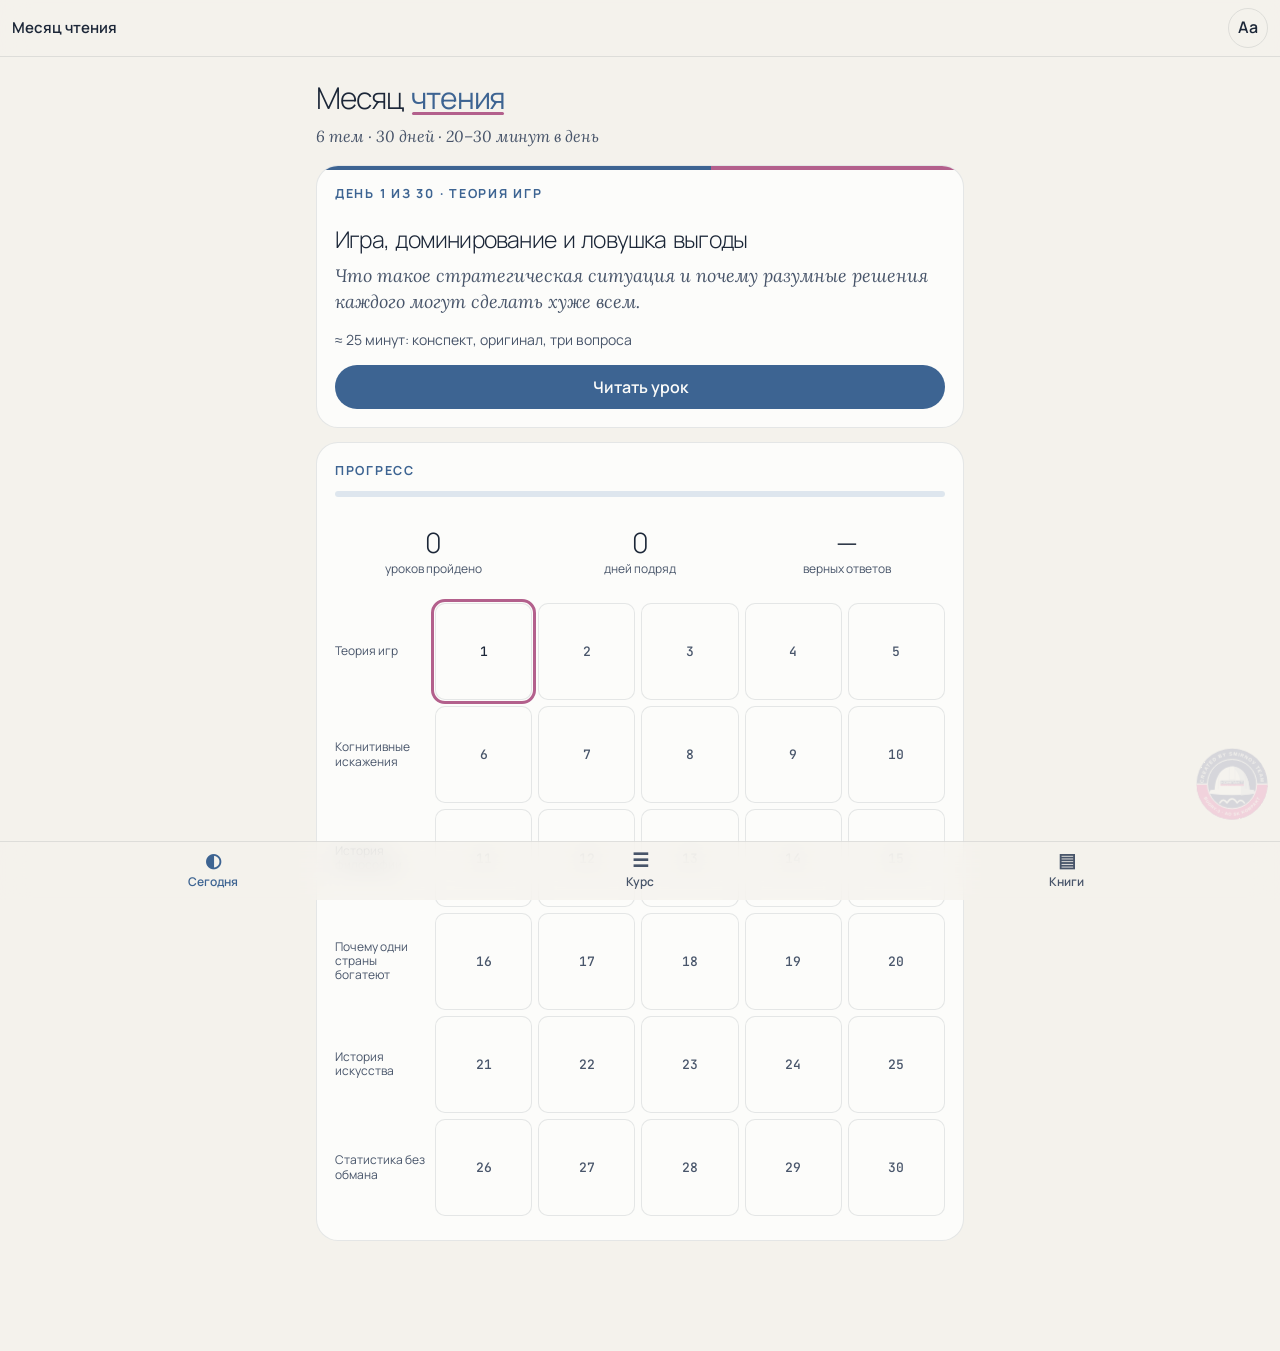
<file: index.html>
<!doctype html>
<html lang="ru">
<head>
<meta charset="utf-8">
<meta name="viewport" content="width=device-width, initial-scale=1, viewport-fit=cover">
<meta name="theme-color" content="#F4F2EC">
<meta name="apple-mobile-web-app-capable" content="yes">
<meta name="apple-mobile-web-app-status-bar-style" content="default">
<meta name="apple-mobile-web-app-title" content="Месяц чтения">
<title>Месяц чтения</title>
<link rel="icon" type="image/svg+xml" href="data:image/svg+xml,%3Csvg xmlns='http://www.w3.org/2000/svg' viewBox='0 0 200 200'%3E%3Ccircle cx='100' cy='100' r='98' fill='%231E2E72'/%3E%3Cpath d='M38 128 C38 70 67 36 100 36 C133 36 162 70 162 128 Z' fill='%23fff'/%3E%3Crect x='58' y='78' width='84' height='26' fill='%231E2E72'/%3E%3Crect x='58' y='104' width='84' height='16' fill='%23DD127B'/%3E%3Crect x='18' y='124' width='164' height='22' fill='%23fff'/%3E%3C/svg%3E">
<link rel="manifest" href="manifest.webmanifest">
<link rel="apple-touch-icon" href="icons/icon-192.png">
<link rel="stylesheet" href="kompakt-style.css?v=y5jyfx">
<link rel="stylesheet" href="app.css?v=y5jyfx">
</head>
<body data-theme="paper">
<header class="top k-glass" id="top">
  <button class="ico back" id="back" aria-label="Назад" hidden>‹</button>
  <div class="top-t" id="topTitle">Месяц чтения</div>
  <button class="ico" id="aa" aria-label="Шрифт и тема">Aa</button>
</header>

<main id="view" tabindex="-1"></main>

<nav class="tabs k-glass" id="tabs">
  <a href="#today" data-tab="today"><span class="ti">◐</span>Сегодня</a>
  <a href="#course" data-tab="course"><span class="ti">☰</span>Курс</a>
  <a href="#books" data-tab="books"><span class="ti">▤</span>Книги</a>
</nav>

<div class="sheet" id="sheet" hidden>
  <div class="sheet-in k-card">
    <div class="k-rubric">Чтение</div>
    <div class="row"><span>Размер текста</span>
      <span><button class="k-btn sm" data-font="-1">A−</button> <span class="k-num" id="fontV">18</span> <button class="k-btn sm" data-font="1">A+</button></span></div>
    <div class="row"><span>Фон</span>
      <span class="seg"><button data-theme="paper">Бумага</button><button data-theme="white">Белый</button><button data-theme="night">Ночь</button></span></div>
    <button class="k-btn-primary wide" id="sheetClose">Готово</button>
  </div>
</div>

<div class="upd k-card" id="upd" hidden>Появилась новая версия <button class="k-btn-primary sm" onclick="location.reload()">Обновить</button></div>

<script src="js/data.js?v=y5jyfx"></script>
<script src="js/lessons.js?v=y5jyfx"></script>
<script src="js/zip.js?v=y5jyfx"></script>
<script src="js/books.js?v=y5jyfx"></script>
<script src="js/app.js?v=y5jyfx"></script>
<script>
if ('serviceWorker' in navigator && location.protocol !== 'file:') {
  const had = !!navigator.serviceWorker.controller;
  navigator.serviceWorker.register('sw.js?v=y5jyfx').catch(() => {});
  navigator.serviceWorker.addEventListener('controllerchange', () => { if (had) document.getElementById('upd').hidden = false; });
}
</script>
</body>
</html>

<!-- эмблема команды Smirnov Team: водяной знак; наведение — проявляется, мышью крутится, уход курсора — возврат -->
<div id="stmark" title="Created by Smirnov Team · Bugry-3 · AO SK Kompakt — потяните, чтобы покрутить"><div class="coin"><img src="[data-uri]" alt="Smirnov Team"><img class="back" src="[data-uri]" alt=""></div></div>
<style>
#stmark{position:fixed;right:12px;bottom:80px;width:72px;height:72px;z-index:2147483000;perspective:500px;
  border-radius:50%;cursor:grab;touch-action:none;user-select:none;opacity:.14;transform-origin:80% 80%;transition:opacity .35s,transform .35s}
#stmark:hover,#stmark.drag,#stmark.spin{opacity:1;transform:scale(1.45)}
#stmark.drag{cursor:grabbing}
#stmark .coin{position:absolute;inset:0;transform-style:preserve-3d}
#stmark img{position:absolute;inset:0;width:100%;height:100%;backface-visibility:hidden;-webkit-user-drag:none;pointer-events:none;transform:translateZ(3px)}
#stmark img.back{transform:rotateY(180deg) translateZ(3px)}
#stmark .edge{position:absolute;left:50%;top:50%;width:3px;height:6px;margin:-3px 0 0 -1.5px;pointer-events:none}
@media print{#stmark{display:none}}
</style>
<script>
(function(){
  var el=document.getElementById('stmark'); if(!el) return; var coin=el.querySelector('.coin');
  // сплошное ребро как у покерной фишки: кольцо из 90 полосок по окружности (боковая стенка цилиндра)
  for(var i=0;i<90;i++){ var k=i%10, d=document.createElement('i'); d.className='edge';
    d.style.background=k<5?'#1E2E72':(k===5||k===9)?'#fff':'#DD127B';
    d.style.transform='rotateZ('+(i*4)+'deg) translateY(-34.7px) rotateX(90deg)'; coin.insertBefore(d,coin.firstChild); }
  if(el.parentNode!==document.body) document.addEventListener('DOMContentLoaded',function(){ document.body.appendChild(el); });
  var rx=0, ry=0, vx=0, vy=0, drag=false, px=0, py=0, raf=0;
  function draw(){ coin.style.transform='rotateX('+rx+'deg) rotateY('+ry+'deg)'; }
  function tick(){ if(drag) return; vx*=0.95; vy*=0.95; ry+=vx; rx+=vy; draw();
    if(Math.abs(vx)+Math.abs(vy)>0.05){ raf=requestAnimationFrame(tick); } else { el.classList.remove('spin'); } }
  function reset(){ cancelAnimationFrame(raf); vx=vy=0; el.classList.remove('spin');
    rx=((rx%360)+540)%360-180; ry=((ry%360)+540)%360-180; draw();
    setTimeout(function(){ coin.style.transition='transform .6s ease-out'; rx=ry=0; draw();
      setTimeout(function(){ coin.style.transition=''; },620); },20); }
  el.addEventListener('pointerdown',function(e){ e.preventDefault(); e.stopPropagation(); drag=true; px=e.clientX; py=e.clientY; vx=vy=0;
    cancelAnimationFrame(raf); el.classList.add('drag'); try{ el.setPointerCapture(e.pointerId); }catch(_){} });
  el.addEventListener('pointermove',function(e){ if(!drag) return; var dx=e.clientX-px, dy=e.clientY-py; px=e.clientX; py=e.clientY;
    vx=dx*0.9; vy=-dy*0.9; ry+=vx; rx+=vy; draw(); });
  function up(e){ if(!drag) return; drag=false; el.classList.remove('drag');
    var r=el.getBoundingClientRect(), inside=e && e.clientX>=r.left && e.clientX<=r.right && e.clientY>=r.top && e.clientY<=r.bottom;
    if(inside){ el.classList.add('spin'); tick(); } else { reset(); } }
  el.addEventListener('pointerup',up); el.addEventListener('pointercancel',up);
  el.addEventListener('pointerleave',function(){ if(!drag) reset(); });
  el.addEventListener('dblclick',function(e){ e.stopPropagation(); reset(); });
  ['click','wheel','mousedown'].forEach(function(t){ el.addEventListener(t,function(e){ e.stopPropagation(); },{passive:true}); });
})();
</script>
</file>
<file: kompakt-style.css>
/* Фирменный стиль АО СК «Компакт» — стандарт портала kompakt-24.com («Библиотека для ИИ», гл. 14), собран 18.10.2026.
   Копировать в папку приложения вместе с папкой «шрифты» (приложение самодостаточно, ссылки только относительные).
   Только эти токены; новых цветов не заводить — оттенки через color-mix(). Яркие #1E2E72 / #DD127B (#004E96 / #EC008C) — только внутри логотипа. */

@font-face { font-family: Manrope; src: url("шрифты/manrope-latin-wght-normal.woff2") format("woff2"); font-weight: 200 800; font-display: swap; unicode-range: U+0000-00FF, U+0131, U+0152-0153, U+02BB-02BC, U+02C6, U+02DA, U+02DC, U+0304, U+0308, U+0329, U+2000-206F, U+20AC, U+2122, U+2191, U+2193, U+2212, U+2215, U+FEFF, U+FFFD; }
@font-face { font-family: Manrope; src: url("шрифты/manrope-cyrillic-wght-normal.woff2") format("woff2"); font-weight: 200 800; font-display: swap; unicode-range: U+0301, U+0400-045F, U+0490-0491, U+04B0-04B1, U+2116; }
@font-face { font-family: Lora; font-style: italic; src: url("шрифты/lora-latin-wght-italic.woff2") format("woff2"); font-weight: 400 700; font-display: swap; unicode-range: U+0000-00FF, U+0131, U+0152-0153, U+02BB-02BC, U+02C6, U+02DA, U+02DC, U+0304, U+0308, U+0329, U+2000-206F, U+20AC, U+2122, U+2191, U+2193, U+2212, U+2215, U+FEFF, U+FFFD; }
@font-face { font-family: Lora; font-style: italic; src: url("шрифты/lora-cyrillic-wght-italic.woff2") format("woff2"); font-weight: 400 700; font-display: swap; unicode-range: U+0301, U+0400-045F, U+0490-0491, U+04B0-04B1, U+2116; }
@font-face { font-family: "JetBrains Mono"; src: url("шрифты/jetbrains-mono-latin-wght-normal.woff2") format("woff2"); font-weight: 100 800; font-display: swap; unicode-range: U+0000-00FF, U+0131, U+0152-0153, U+02BB-02BC, U+02C6, U+02DA, U+02DC, U+0304, U+0308, U+0329, U+2000-206F, U+20AC, U+2122, U+2191, U+2193, U+2212, U+2215, U+FEFF, U+FFFD; }
@font-face { font-family: "JetBrains Mono"; src: url("шрифты/jetbrains-mono-cyrillic-wght-normal.woff2") format("woff2"); font-weight: 100 800; font-display: swap; unicode-range: U+0301, U+0400-045F, U+0490-0491, U+04B0-04B1, U+2116; }

:root {
  --k-paper: #F4F2EC;   /* бумага — фон страницы, не белый и не тёмный */
  --k-white: #FCFCFA;   /* карточки, таблицы, плашки */
  --k-ink: #1C2738;     /* чернила — заголовки и текст вместо чёрного */
  --k-graph: #48556A;   /* графит — подписи, второстепенный текст */
  --k-deep: #2A4A70;    /* глубокий синий — наведение, тёмные плашки */
  --k-blue: #3D6492;    /* фирменный синий — главный акцент: кнопки, рубрики, главное слово */
  --k-lblue: #6B8FB5;   /* светлый синий — значки, точки, подсветка */
  --k-fog: #CBD9E7;     /* туман — светлые плашки */
  --k-haze: #E7EDF3;    /* дымка — подложка иконок и врезок */
  --k-rose: #B3608C;    /* пыльная роза — редкий штрих: черта, точка, фокус; не больше 5 % экрана */
  --k-lrose: #DFC0D2;   /* светлая роза — подложка выделенного блока */
  --k-line: rgba(28, 39, 56, 0.1);
  --k-sig: linear-gradient(90deg, var(--k-blue) 0 61%, var(--k-rose) 61% 100%);   /* подпись стиля: синий 61 % / роза 39 % */
  --k-ease: cubic-bezier(0.2, 0.8, 0.2, 1);
  --k-sans: Manrope, "Segoe UI", sans-serif;
  --k-serif: Lora, Georgia, serif;
  --k-mono: "JetBrains Mono", Consolas, monospace;
}

body { background: var(--k-paper); color: var(--k-ink); font-family: var(--k-sans); font-weight: 400; line-height: 1.6; }

/* заголовок — Manrope Light, межбуквенный −3,5 %; главное слово — фирменным синим с розовой чертой */
.k-title { font-weight: 300; letter-spacing: -0.035em; word-spacing: .1em; color: var(--k-ink); line-height: 1.15; }
.k-accent { position: relative; display: inline-block; color: var(--k-blue); font-weight: 400; }
.k-accent::after { content: ''; position: absolute; left: .04em; right: .04em; bottom: .02em; height: max(3px, .06em); border-radius: 3px;
  background: var(--k-rose); transform-origin: left center; transform: scaleX(var(--u, 1)); transition: transform .7s var(--k-ease); }
.k-sub { font-family: var(--k-serif); font-style: italic; color: var(--k-graph); }          /* подзаголовок, цитата, подпись */
.k-rubric { font-weight: 700; text-transform: uppercase; letter-spacing: .14em; font-size: .78em; color: var(--k-blue); }
.k-num { font-family: var(--k-mono); font-variant-numeric: tabular-nums; }                   /* коды, номера, цифры в таблицах */

/* карточка: белая, линия 1 px, скругление 22 px, сверху подпись стиля 61/39 */
.k-card { position: relative; background: var(--k-white); border: 1px solid var(--k-line); border-radius: 22px; overflow: hidden;
  box-shadow: 0 30px 80px rgba(28, 39, 56, .18); }
.k-card.sig::before { content: ''; position: absolute; left: 0; right: 0; top: 0; height: 4px; background: var(--k-sig); }

/* кнопки-«таблетки»: главная — синяя с белым текстом, вторая — прозрачная с тонкой рамкой */
.k-btn-primary, .k-btn { display: inline-flex; align-items: center; gap: .5em; border-radius: 100px; padding: .7em 1.4em; font: 600 1em var(--k-sans);
  cursor: pointer; transition: transform .3s var(--k-ease), background .3s var(--k-ease); }
.k-btn-primary { background: var(--k-blue); color: var(--k-white); border: 0; }
.k-btn-primary:hover { background: var(--k-deep); transform: translateY(-2px); }
.k-btn { background: transparent; color: var(--k-ink); border: 1px solid var(--k-line); }
.k-btn:hover { transform: translateY(-2px); }
:focus-visible { outline: 3px solid var(--k-rose); outline-offset: 3px; }

/* синяя плашка для слова и матовое «стекло» (бумага 72 % + размытие 14 px) — шапка, текст поверх фото и видео */
.k-pill { background: var(--k-blue); color: var(--k-white); padding: 0 .22em .04em; border-radius: .22em; }
.k-glass { background: rgba(244, 242, 236, .72); backdrop-filter: blur(14px); border: 1px solid var(--k-line); border-radius: 22px; }

/* витрина / первый экран: фон-«небо» + облака + зерно бумаги (рабочие экраны — тихие, без этого) */
.k-hero { background: radial-gradient(135% 120% at 50% -10%, #ebf0f4 0%, #eff1ee 48%, #dfe7ef 100%), #e7ecf1; }

@media (prefers-reduced-motion: reduce) { *, *::before, *::after { animation: none !important; transition: none !important; } }
</file>
<file: app.css>
/* Месяц чтения — экраны поверх фирменного стиля (kompakt-style.css). Цвета только из var(--k-…). */
:root { --fs: 18px; --bg: var(--k-paper); --card: var(--k-white); --tx: var(--k-ink); --tx2: var(--k-graph); --ln: var(--k-line);
  --safe-b: env(safe-area-inset-bottom, 0px); --safe-t: env(safe-area-inset-top, 0px); }
body[data-theme="white"] { --bg: var(--k-white); }
body[data-theme="night"] { --bg: var(--k-ink); --card: color-mix(in srgb, var(--k-ink) 88%, var(--k-white)); --tx: var(--k-fog);
  --tx2: var(--k-lblue); --ln: color-mix(in srgb, var(--k-fog) 14%, transparent); }

* { box-sizing: border-box; -webkit-tap-highlight-color: transparent; }
html, body { margin: 0; }
body { background: var(--bg); color: var(--tx); min-height: 100vh; overflow-x: hidden; }
button { font: inherit; color: inherit; }
a { color: var(--k-blue); }
body[data-theme="night"] a { color: var(--k-lblue); }

/* шапка и нижнее меню */
.top { position: sticky; top: 0; z-index: 20; display: flex; align-items: center; gap: 8px; border-radius: 0; border-width: 0 0 1px;
  padding: calc(8px + var(--safe-t)) 12px 8px; }
body[data-theme="night"] .top, body[data-theme="night"] .tabs { background: color-mix(in srgb, var(--k-ink) 80%, transparent); border-color: var(--ln); }
.top-t { flex: 1; font-weight: 600; font-size: 15px; white-space: nowrap; overflow: hidden; text-overflow: ellipsis; }
.ico { min-width: 40px; height: 40px; border: 1px solid var(--ln); border-radius: 100px; background: transparent; font-weight: 600; cursor: pointer; }
.ico.back { font-size: 26px; line-height: 1; padding-bottom: 4px; }
.tabs { position: fixed; left: 0; right: 0; bottom: 0; z-index: 20; display: flex; border-radius: 0; border-width: 1px 0 0; padding-bottom: var(--safe-b); }
.tabs a { flex: 1; display: flex; flex-direction: column; align-items: center; gap: 1px; padding: 8px 0 9px; font-size: 12px; font-weight: 600;
  color: var(--tx2); text-decoration: none; }
.tabs a .ti { font-size: 19px; line-height: 1.1; }
.tabs a.on { color: var(--k-blue); }
body[data-theme="night"] .tabs a.on { color: var(--k-lblue); }
body.reading .tabs { display: none; }

main { max-width: 680px; margin: 0 auto; padding: 18px 16px calc(96px + var(--safe-b)); outline: none; }
body.reading main { padding-bottom: calc(80px + var(--safe-b)); }

/* общие блоки */
.card { background: var(--card); border: 1px solid var(--ln); border-radius: 22px; padding: 18px; margin: 0 0 14px; position: relative; overflow: hidden; }
.card.sig::before { content: ''; position: absolute; left: 0; right: 0; top: 0; height: 4px; background: var(--k-sig); }
h1.k-title { font-size: 30px; margin: 6px 0 8px; color: var(--tx); }
h2.k-title { font-size: 23px; margin: 22px 0 10px; color: var(--tx); }
.k-sub { color: var(--tx2); }
.lead { font-size: 18px; margin: 0 0 12px; line-height: 1.45; }
.meta { color: var(--tx2); font-size: 14px; }
.wide { width: 100%; justify-content: center; }
.k-btn.sm, .k-btn-primary.sm { padding: .35em .9em; font-size: 14px; }
.k-btn { color: var(--tx); }
.row { display: flex; align-items: center; justify-content: space-between; gap: 10px; padding: 10px 0; border-bottom: 1px solid var(--ln); }
.mt { margin-top: 14px; }
.hint { font-size: 14px; color: var(--tx2); }

/* сетка 30 дней */
.grid { display: grid; grid-template-columns: repeat(5, 1fr); gap: 6px; }
.grid-topic { display: grid; grid-template-columns: 92px 1fr; gap: 8px; align-items: center; margin: 6px 0; }
.grid-topic .gt { font-size: 12px; color: var(--tx2); line-height: 1.2; }
.cell { aspect-ratio: 1; border-radius: 10px; border: 1px solid var(--ln); display: grid; place-items: center; font: 500 13px var(--k-mono);
  color: var(--tx2); text-decoration: none; background: var(--card); }
.cell.done { background: var(--k-blue); color: var(--k-white); border-color: var(--k-blue); }
.cell.now { outline: 3px solid var(--k-rose); outline-offset: 1px; color: var(--tx); }
.bar { height: 6px; border-radius: 6px; background: color-mix(in srgb, var(--k-fog) 60%, transparent); overflow: hidden; margin: 10px 0 4px; }
.bar i { display: block; height: 100%; background: var(--k-sig); border-radius: 6px; }
.stats { display: flex; gap: 10px; }
.stat { flex: 1; text-align: center; padding: 12px 6px; }
.stat b { display: block; font: 300 28px var(--k-sans); letter-spacing: -0.03em; }
.stat span { display: block; font-size: 12px; line-height: 1.3; color: var(--tx2); }

/* курс */
.day { display: flex; align-items: center; gap: 12px; padding: 11px 0; border-top: 1px solid var(--ln); color: var(--tx); text-decoration: none; }
.day .dn { width: 34px; height: 34px; flex: none; border-radius: 50%; display: grid; place-items: center; font: 500 13px var(--k-mono);
  border: 1px solid var(--ln); }
.day.done .dn { background: var(--k-blue); color: var(--k-white); border-color: var(--k-blue); }
.day .dt { flex: 1; line-height: 1.3; }
.day .dt small { display: block; color: var(--tx2); font-size: 13px; }

/* урок */
.lesson { font-size: var(--fs); line-height: 1.62; }
.lesson p { margin: 0 0 .85em; }
.lesson h3 { font-weight: 600; font-size: 1.08em; margin: 1.4em 0 .5em; letter-spacing: -0.01em; }
.lesson ul { margin: 0 0 .9em; padding-left: 1.2em; }
.lesson li { margin: .25em 0; }
.lesson .ex { background: var(--k-haze); color: var(--k-ink); border-left: 3px solid var(--k-rose); border-radius: 0 14px 14px 0; padding: .8em 1em; margin: 0 0 1em;
  font-size: .94em; }
body[data-theme="night"] .lesson .ex { background: color-mix(in srgb, var(--k-blue) 22%, var(--k-ink)); color: var(--k-fog); }
.watch a, .watch .w { display: block; padding: 10px 0; border-top: 1px solid var(--ln); text-decoration: none; color: var(--tx); }
.watch a:first-of-type, .watch .w:first-of-type { border-top: 0; }
.watch b { font-weight: 600; display: block; }
.watch small { color: var(--tx2); font-size: 14px; }
.watch a b::after { content: ' ↗'; color: var(--k-blue); }
.key li { margin: .4em 0; }
.quiz .q { margin: 0 0 16px; }
.quiz .q p { font-weight: 600; margin: 0 0 8px; }
.opt { display: block; width: 100%; text-align: left; padding: 11px 14px; margin: 6px 0; border-radius: 14px; border: 1px solid var(--ln);
  background: transparent; cursor: pointer; line-height: 1.35; }
.opt.ok { border-color: var(--k-blue); background: color-mix(in srgb, var(--k-blue) 14%, transparent); }
.opt.bad { border-color: var(--k-rose); background: color-mix(in srgb, var(--k-rose) 12%, transparent); }
.why { font-size: 15px; color: var(--tx2); margin: 4px 2px 0; }
.donebox { text-align: center; }

/* книги */
.src h3 { margin: 4px 0 2px; font-weight: 600; font-size: 18px; }
.links { display: flex; flex-wrap: wrap; gap: 8px; margin-top: 12px; }
.links a { text-decoration: none; }
.mybook { display: flex; align-items: center; gap: 12px; margin-top: 12px; padding: 12px; border-radius: 16px; background: var(--k-haze); color: var(--k-ink); }
body[data-theme="night"] .mybook { background: color-mix(in srgb, var(--k-blue) 22%, var(--k-ink)); color: var(--k-fog); }
.mybook .bt { flex: 1; line-height: 1.3; min-width: 0; }
.mybook .bt small { display: block; opacity: .75; font-size: 13px; }
.file { position: relative; overflow: hidden; }
.file input { position: absolute; inset: 0; opacity: 0; cursor: pointer; }
.x { border: 0; background: transparent; color: var(--tx2); font-size: 20px; cursor: pointer; padding: 4px 8px; }

/* читалка */
.reader { font-size: var(--fs); line-height: 1.65; overflow-wrap: break-word; }
.reader h1, .reader h2, .reader h3, .reader h4 { font-weight: 600; line-height: 1.25; letter-spacing: -0.01em; margin: 1.2em 0 .6em; }
.reader h1 { font-size: 1.4em; } .reader h2 { font-size: 1.25em; } .reader h3 { font-size: 1.1em; } .reader h4 { font-size: 1em; }
.reader p { margin: 0 0 .7em; text-indent: 1.2em; }
.reader blockquote { margin: 1em 0 1em 1em; font-family: var(--k-serif); font-style: italic; color: var(--tx2); }
.reader blockquote p { text-indent: 0; }
.reader img { max-width: 100%; height: auto; display: block; margin: 1em auto; border-radius: 6px; }
.reader table { border-collapse: collapse; font-size: .85em; display: block; overflow-x: auto; }
.reader td, .reader th { border: 1px solid var(--ln); padding: 4px 6px; }
.reader .poem p, .reader .ta { text-indent: 0; }
.reader .ta { text-align: right; font-style: italic; }
.reader .note { color: var(--k-blue); font-size: .75em; vertical-align: super; }
.rbar { position: fixed; left: 0; right: 0; bottom: 0; z-index: 20; display: flex; align-items: center; gap: 8px; padding: 8px 12px calc(8px + var(--safe-b));
  border-radius: 0; border-width: 1px 0 0; }
body[data-theme="night"] .rbar { background: color-mix(in srgb, var(--k-ink) 80%, transparent); border-color: var(--ln); }
.rbar .mid { flex: 1; text-align: center; font-size: 12px; color: var(--tx2); }
.rbar .mid .bar { margin: 4px 0 0; height: 4px; }
.toc a { display: block; padding: 10px 0; border-top: 1px solid var(--ln); color: var(--tx); text-decoration: none; }
.toc a.on { color: var(--k-blue); font-weight: 600; }

/* лист настроек и плашка обновления */
.sheet { position: fixed; inset: 0; z-index: 40; background: rgba(28, 39, 56, .35); display: flex; align-items: flex-end; justify-content: center; }
.sheet[hidden] { display: none; }
.sheet-in { width: 100%; max-width: 520px; margin: 0 8px calc(8px + var(--safe-b)); padding: 18px; box-shadow: none; background: var(--card); color: var(--tx); }
.seg { display: inline-flex; border: 1px solid var(--ln); border-radius: 100px; overflow: hidden; }
.seg button { border: 0; background: transparent; padding: 6px 10px; font-size: 14px; cursor: pointer; }
.seg button.on { background: var(--k-blue); color: var(--k-white); }
.sheet .wide { margin-top: 14px; }
.upd { position: fixed; left: 12px; right: 12px; top: calc(64px + var(--safe-t)); z-index: 30; padding: 12px 14px; display: flex; align-items: center;
  justify-content: space-between; gap: 10px; font-size: 14px; box-shadow: 0 12px 40px rgba(28, 39, 56, .2); }
.upd[hidden] { display: none; }
.busy { text-align: center; padding: 40px 0; color: var(--tx2); }

@media (prefers-reduced-motion: reduce) { * { transition: none !important; animation: none !important; } }
.watch .k-btn { display: inline-flex; border: 1px solid var(--ln); padding: .35em .9em; }
a.k-btn-primary, a.k-btn { text-decoration: none; }
a.k-btn-primary { color: var(--k-white); }
</file>
